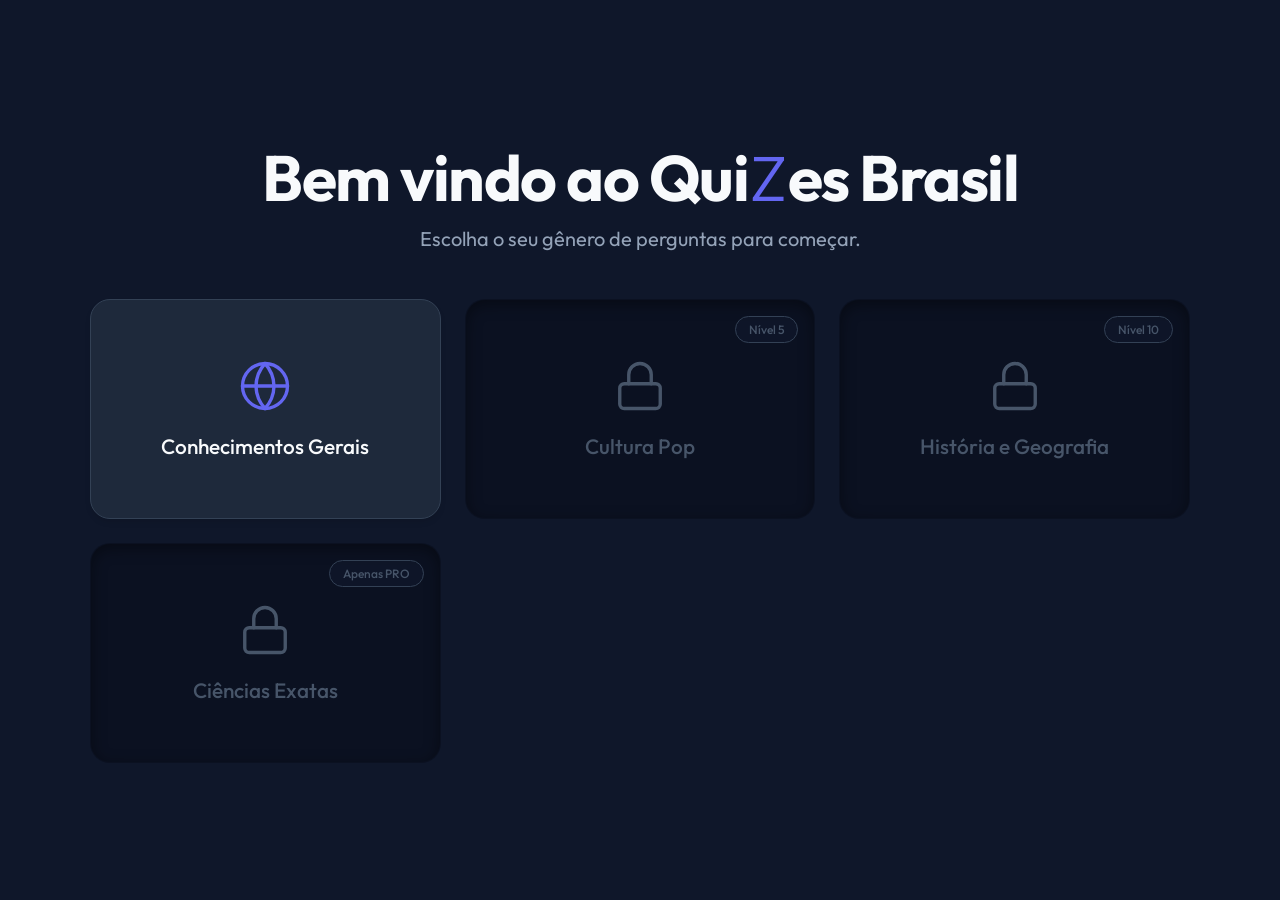
<file: Cadastro.html>
<!DOCTYPE html>
<html lang="pt-BR">
<head>
    <meta charset="UTF-8">
    <meta name="viewport" content="width=device-width, initial-scale=1.0">
    <title>QuiZzes Brasil</title>
    <link href="https://fonts.googleapis.com/css2?family=Outfit:wght@300;400;500;700&display=swap" rel="stylesheet">
    <link rel="stylesheet" type="text/css" href="style.css">
</head>
<body>

    <header>
        <h1>Bem vindo ao Qui<span class="highlight">Z</span>es Brasil</h1>
        <p class="subtitle">Escolha o seu gênero de perguntas para começar.</p>
    </header>

    <main>
        <div class="category-grid">
            
            <a href="Jogar.html" class="card unlocked">
                <svg class="card-icon" viewBox="0 0 24 24" fill="none" stroke-width="1.5" stroke-linecap="round" stroke-linejoin="round">
                    <path d="M12 22c5.523 0 10-4.477 10-10S17.523 2 12 2 2 6.477 2 12s4.477 10 10 10z"></path>
                    <path d="M2 12h20"></path>
                    <path d="M12 2a15.3 15.3 0 0 1 4 10 15.3 15.3 0 0 1-4 10 15.3 15.3 0 0 1-4-10 15.3 15.3 0 0 1 4-10z"></path>
                </svg>
                <h3 class="card-title">Conhecimentos Gerais</h3>
            </a>

            <div class="card locked">
                <div class="lock-badge">Nível 5</div>
                <svg class="card-icon" viewBox="0 0 24 24" fill="none" stroke-width="1.5" stroke-linecap="round" stroke-linejoin="round">
                    <rect x="3" y="11" width="18" height="11" rx="2" ry="2"></rect>
                    <path d="M7 11V7a5 5 0 0 1 10 0v4"></path>
                </svg>
                <h3 class="card-title">Cultura Pop</h3>
            </div>

            <div class="card locked">
                <div class="lock-badge">Nível 10</div>
                <svg class="card-icon" viewBox="0 0 24 24" fill="none" stroke-width="1.5" stroke-linecap="round" stroke-linejoin="round">
                    <rect x="3" y="11" width="18" height="11" rx="2" ry="2"></rect>
                    <path d="M7 11V7a5 5 0 0 1 10 0v4"></path>
                </svg>
                <h3 class="card-title">História e Geografia</h3>
            </div>

            <div class="card locked">
                <div class="lock-badge">Apenas PRO</div>
                <svg class="card-icon" viewBox="0 0 24 24" fill="none" stroke-width="1.5" stroke-linecap="round" stroke-linejoin="round">
                    <rect x="3" y="11" width="18" height="11" rx="2" ry="2"></rect>
                    <path d="M7 11V7a5 5 0 0 1 10 0v4"></path>
                </svg>
                <h3 class="card-title">Ciências Exatas</h3>
            </div>

        </div>
    </main>

</body>
</html>
</file>
<file: style.css>
/* ==========================================================================
   1. VARIÁVEIS E RESET
   ========================================================================== */
:root {
    --bg-color: #0f172a;
    --text-main: #f8fafc;
    --text-muted: #94a3b8;
    --primary: #6366f1;
    --card-bg: #1e293b;
    --card-locked: #0b1121;
    --border-color: #334155;
    --locked-text: #475569;
}

* {
    margin: 0;
    padding: 0;
    box-sizing: border-box;
    font-family: 'Outfit', sans-serif;
    -webkit-font-smoothing: antialiased;
}

/* ==========================================================================
   2. ESTILOS GLOBAIS
   ========================================================================== */
body {
    background-color: var(--bg-color);
    color: var(--text-main);
    min-height: 100vh;
    display: flex;
    flex-direction: column;
    align-items: center;
    justify-content: center;
    padding: 2rem 1.5rem;
}

h1 {
    font-size: clamp(2.2rem, 6vw, 4rem);
    font-weight: 700;
    letter-spacing: -1.5px;
    margin-bottom: 0.5rem;
}

.highlight {
    color: var(--primary);
    font-weight: 300;
    margin: 0 2px;
}

.subtitle {
    color: var(--text-muted);
    font-size: clamp(1rem, 3vw, 1.25rem);
    font-weight: 400;
}

/* ==========================================================================
   3. COMPONENTES COMUNS (Cards e Botões)
   ========================================================================== */
.card {
    border-radius: 20px;
    padding: 2.5rem 2rem;
    display: flex;
    flex-direction: column;
    align-items: center;
    justify-content: center;
    text-align: center;
    transition: all 0.3s ease;
    position: relative;
    overflow: hidden;
    text-decoration: none;
}

.card.unlocked {
    background: var(--card-bg);
    border: 1px solid var(--border-color);
    color: var(--text-main);
    box-shadow: 0 4px 6px -1px rgba(0, 0, 0, 0.1);
}

.btn-primary, .btn-secondary {
    padding: 1rem 2rem;
    border-radius: 99px;
    font-size: 1.1rem;
    font-weight: 500;
    cursor: pointer;
    transition: all 0.3s ease;
    text-align: center;
    text-decoration: none;
    border: none;
    display: inline-block;
    width: 100%;
}

.btn-primary {
    background: var(--primary);
    color: white;
}

.btn-primary:hover:not(:disabled) {
    background: #4f46e5;
    transform: translateY(-2px);
    box-shadow: 0 10px 15px -3px rgba(99, 102, 241, 0.4);
}

.btn-primary:disabled {
    background: var(--border-color);
    color: var(--text-muted);
    cursor: not-allowed;
    opacity: 0.7;
}

.btn-secondary {
    background: transparent;
    border: 2px solid var(--border-color);
    color: var(--text-main);
    margin-top: 1.5rem;
}

.btn-secondary:hover {
    border-color: var(--text-main);
}

/* ==========================================================================
   4. TELA INICIAL (index.html)
   ========================================================================== */
header {
    text-align: center;
    margin-bottom: 3rem;
    animation: fadeInDown 0.8s cubic-bezier(0.2, 0.8, 0.2, 1);
}

main {
    width: 100%;
    max-width: 1100px;
    animation: fadeIn 1s cubic-bezier(0.2, 0.8, 0.2, 1) 0.2s both;
}

.category-grid {
    display: grid;
    grid-template-columns: repeat(auto-fit, minmax(260px, 1fr));
    gap: 1.5rem;
}

.category-grid .card {
    min-height: 220px;
}

.category-grid .card.unlocked {
    cursor: pointer;
}

.category-grid .card.unlocked:hover {
    transform: translateY(-6px);
    border-color: var(--primary);
    box-shadow: 0 20px 25px -5px rgba(0, 0, 0, 0.3), 0 0 20px rgba(99, 102, 241, 0.15);
}

.category-grid .card.unlocked::before {
    content: '';
    position: absolute;
    top: 0; left: 0; right: 0;
    height: 4px;
    background: var(--primary);
    transform: scaleX(0);
    transform-origin: left;
    transition: transform 0.4s ease;
}

.category-grid .card.unlocked:hover::before {
    transform: scaleX(1);
}

.card.locked {
    background-color: var(--card-locked);
    border: 1px solid transparent;
    cursor: not-allowed;
    box-shadow: inset 0 4px 15px rgba(0, 0, 0, 0.4);
}

.card-icon {
    width: 54px;
    height: 54px;
    margin-bottom: 1.25rem;
    transition: transform 0.3s ease;
}

.card.unlocked:hover .card-icon {
    transform: scale(1.1);
}

.unlocked .card-icon { stroke: var(--primary); }
.locked .card-icon { stroke: var(--locked-text); }

.card-title {
    font-size: 1.3rem;
    font-weight: 500;
}

.locked .card-title {
    color: var(--locked-text);
}

.lock-badge {
    position: absolute;
    top: 1rem;
    right: 1rem;
    background: rgba(15, 23, 42, 0.8);
    border: 1px solid var(--border-color);
    padding: 0.3rem 0.8rem;
    border-radius: 99px;
    font-size: 0.75rem;
    font-weight: 500;
    color: var(--locked-text);
}

/* ==========================================================================
   5. TELA DE JOGO (jogar.html)
   ========================================================================== */
.quiz-header {
    margin-bottom: 2rem;
    width: 100%;
    max-width: 800px;
}

.quiz-main {
    max-width: 800px;
}

.quiz-card {
    padding: 3rem 2.5rem;
    align-items: stretch;
    text-align: left;
}

.question-title {
    font-size: clamp(1.4rem, 4vw, 1.8rem);
    font-weight: 500;
    margin-bottom: 2rem;
    line-height: 1.4;
    text-align: center;
}

#quiz-area .question-title {
    text-align: left;
}

.options-grid {
    display: flex;
    flex-direction: column;
    gap: 1rem;
    margin-bottom: 2.5rem;
}

.option-btn {
    background: var(--card-locked);
    border: 2px solid var(--border-color);
    color: var(--text-main);
    padding: 1rem 1.5rem;
    border-radius: 12px;
    font-size: 1.1rem;
    text-align: left;
    cursor: pointer;
    transition: all 0.2s ease;
    display: flex;
    align-items: center;
}

.option-btn:hover:not(:disabled) {
    border-color: var(--text-muted);
    background: rgba(255, 255, 255, 0.05);
}

.option-btn.selected {
    border-color: var(--primary);
    background: rgba(99, 102, 241, 0.1);
    box-shadow: 0 0 15px rgba(99, 102, 241, 0.2);
}

.progress-container {
    width: 100%;
    height: 6px;
    background: var(--card-bg);
    border-radius: 99px;
    margin: 1.5rem 0 0.5rem 0;
    overflow: hidden;
}

.progress-bar {
    height: 100%;
    background: var(--primary);
    width: 0%;
    transition: width 0.4s cubic-bezier(0.2, 0.8, 0.2, 1);
}

#result-area {
    text-align: center;
    align-items: center;
}

.score-number {
    font-size: 5rem;
    font-weight: 700;
    line-height: 1;
}

.stats-grid {
    display: grid;
    grid-template-columns: 1fr 1fr;
    gap: 1.5rem;
    width: 100%;
    margin: 2.5rem 0;
}

.stat-box {
    background: var(--card-locked);
    padding: 1.5rem;
    border-radius: 16px;
    border: 1px solid var(--border-color);
}

.stat-box span {
    font-size: 2.5rem;
    font-weight: 700;
}

.stat-box.correct span { color: #10b981; }
.stat-box.wrong span { color: #ef4444; }

/* ==========================================================================
   6. ANIMAÇÕES E UTILITÁRIOS
   ========================================================================== */
@keyframes fadeInDown {
    from { opacity: 0; transform: translateY(-30px); }
    to { opacity: 1; transform: translateY(0); }
}

@keyframes fadeIn {
    from { opacity: 0; }
    to { opacity: 1; }
}

.hidden {
    display: none !important;
}
</file>
